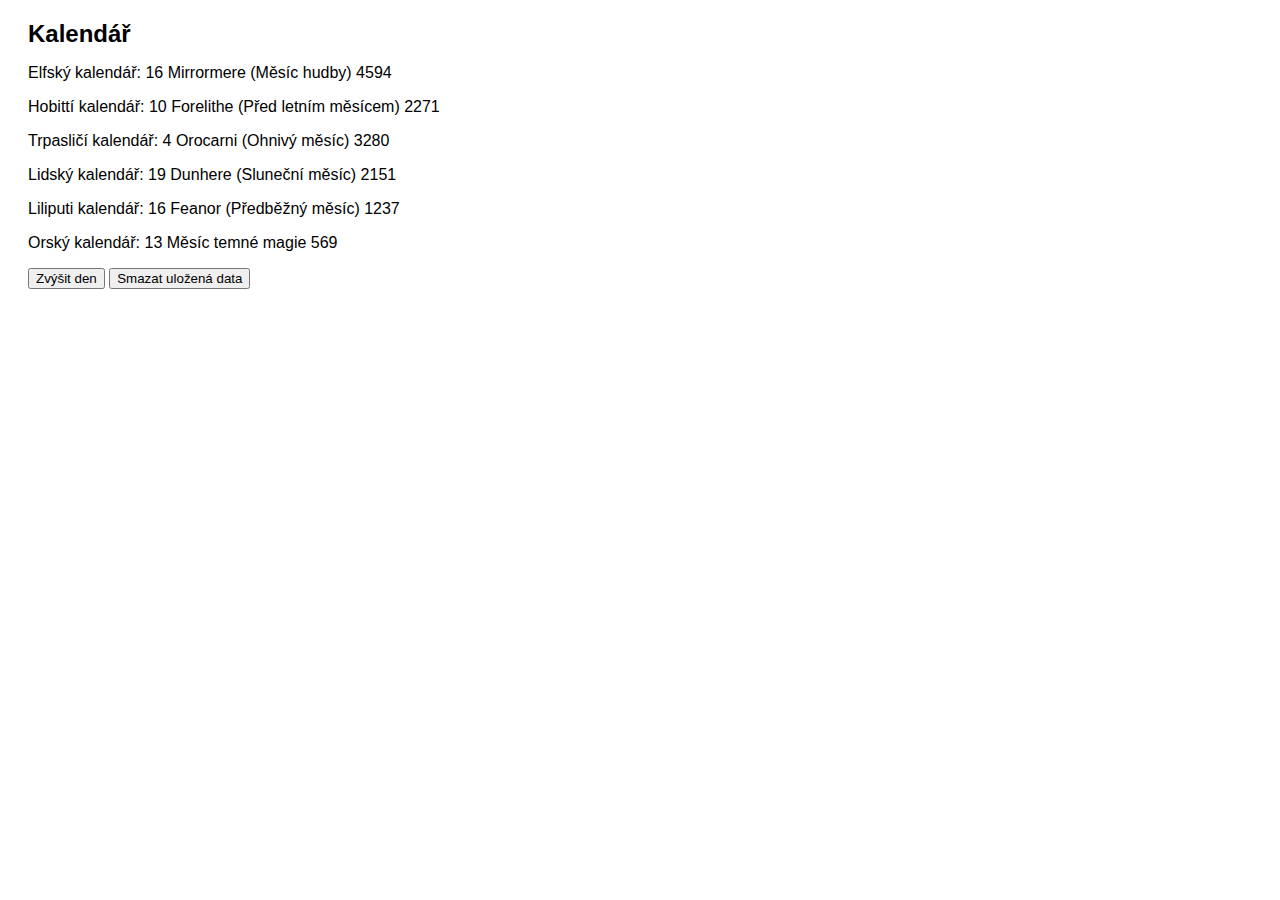
<file: kalendar.html>
﻿<!DOCTYPE html>
<html lang="cs">
<head>
    <meta charset="UTF-8">
    <meta name="viewport" content="width=device-width, initial-scale=1.0">
    <title>Kalendář</title>
    <style>
        body {
            font-family: Arial, sans-serif;
        }

        .calendar {
            margin: 20px;
        }

            .calendar h2 {
                margin: 0;
            }
    </style>
</head>
<body>
    <div class="calendar">
        <h2>Kalendář</h2>
        <p id="gregorian-date"></p>
        <p id="julian-date"></p>
        <p id="elf-date"></p>
        <p id="hobbit-date"></p>
        <p id="dwarvish-date"></p>
        <p id="rohirric-date"></p>
        <p id="valinorean-date"></p>
        <p id="orkish-date"></p>
        <button onclick="increaseDay()">Zvýšit den</button>
        <button onclick="deleteLocalStorage()">Smazat uložená data</button>
    </div>

    <script>
        const ÉlfMonths = [
            "Eärendil (Měsíc hvězdného svitu)",
            "Nimrodel (Měsíc mlhy)",
            "Lothlórien (Měsíc květů)",
            "Nenya (Měsíc vody)",
            "Galdor (Letní měsíc)",
            "Lúthien (Měsíc bílých nocí)",
            "Mirrormere (Měsíc hudby)",
            "Mirkwood (Měsíc stínů)",
            "Calenardhon (Měsíc ohně)",
            "Ithilien (Měsíc stříbrného světla)",
            "Valinor (Měsíc padajících hvězd)",
            "Echad (Měsíc ozvěny)"
        ];

        const HobbitMonths = [
            "Thrimidge (Měsíc mrazu)",
            "Foreyule (Po svátku Yule)",
            "Solmath (Sluneční měsíc)",
            "Rethe (Měsíc výhonků)",
            "Astron (Měsíc výhonků)",
            "Thrimidge (Měsíc bohatství)",
            "Forelithe (Před letním měsícem)",
            "Afterlithe (Letní měsíc)",
            "Wedmath (Měsíc sklizně)",
            "Halimath (Měsíc hojnosti)",
            "Winterfilth (Podzimní měsíc)",
            "Blomath (Měsíc květů)"
        ];

        const DwarvishMonths = [
            "Zirakzigil (Kamenný měsíc)",
            "Barazinbar (Červený železný měsíc)",
            "Durinův den (Duha měsíc)",
            "Azanulbizar (Měsíc bitvy)",
            "Khazad-dûm (Trpasličí měsíc)",
            "Khazad-dûm (Horský měsíc)",
            "Orocarni (Ohnivý měsíc)",
            "Azanulbizar (Kopečný měsíc)",
            "Moria (Temný měsíc)",
            "Nogrod (Kladivový měsíc)",
            "Orocarni (Měsíc brzkého měsíce)",
            "Dar Aule (Strašidelný měsíc)"
        ];

        const RohirricMonths = [
            "Theodred (Měsíc sklizně)",
            "Thengel (Měsíc bohatství)",
            "Elfhelm (Slavnostní měsíc)",
            "Aldor (Měsíc ohnivého měsíce)",
            "Guthlaf (Měsíc výhonků)",
            "Aldor (Měsíc bohatství)",
            "Dunhere (Sluneční měsíc)",
            "Fastred (Měsíc granátového měsíce)",
            "Gárbeth (Letní měsíc)",
            "Garulf (Podzimní měsíc)",
            "Erkenbrand (Měsíc brzkého měsíce)",
            "Theoden (Měsíc padajícího měsíce)"
        ];

        const ValinoreanMonths = [
            "Blodrennin (Měsíc zmrzlého měsíce)",
            "Amroth (Po-měsíční měsíc)",
            "Estel (Sluneční měsíc)",
            "Aear (Probuzení měsíce)",
            "Rivendell (Měsíc výhonků)",
            "Thranduil (Letní měsíc)",
            "Feanor (Předběžný měsíc)",
            "Glorfindel (Měsíc středního léta)",
            "Vanyar (Měsíc úrody)",
            "Ulmo (Měsíc hojnosti)",
            "Mandos (Měsíc slunce)",
            "Elbereth (Měsíc květů)"
        ];
        const OrkMonths = [
            "Měsíc boje",
            "Měsíc válečných plánů",
            "Měsíc krvavých bitev",
            "Měsíc zkázy",
            "Měsíc ohnivých slavností",
            "Měsíc útrap",
            "Měsíc temné magie",
            "Měsíc železného útlaku",
            "Měsíc zkoušek",
            "Měsíc oslav porážky",
            "Měsíc nepřátel",
            "Měsíc pohřebů"
        ];

        const gregorianDaysInMonth = [31, 28, 31, 30, 31, 30, 31, 31, 30, 31, 30, 31];
        const julianDaysInMonth = [31, 28, 31, 30, 31, 30, 31, 31, 30, 31, 30, 31];
        const dwarvishDaysInMonth = [30, 29, 31, 30, 31, 30, 31, 31, 30, 31, 30, 31];
        const rohirricDaysInMonth = [31, 29, 31, 30, 31, 30, 31, 31, 30, 31, 30, 31];
        const valinoreanDaysInMonth = [31, 28, 31, 30, 31, 30, 31, 31, 30, 31, 30, 31];
        const orcishDaysInMonth = [31, 38, 21, 20, 31, 34, 21, 31, 30, 31, 30, 31];

        let currentGregorianDate = new Date();
        let currentJulianDate = new Date(currentGregorianDate);
        let currentElfDate = new Date(currentGregorianDate);
        let currentHobbitDate = new Date(currentGregorianDate);
        let currentDwarvishDate = new Date(currentGregorianDate);
        let currentRohirricDate = new Date(currentGregorianDate);
        let currentValinoreanDate = new Date(currentGregorianDate);
        let currentOrcishDate = new Date(currentGregorianDate);

        // Function to retrieve stored dates from localStorage on page load
        function retrieveStoredDates() {
            const storedDates = JSON.parse(localStorage.getItem('calendarDates'));
            if (storedDates) {
                currentGregorianDate = new Date(storedDates.gregorianDate);
                currentJulianDate = new Date(storedDates.julianDate);
                currentElfDate = new Date(storedDates.elfDate);
                currentHobbitDate = new Date(storedDates.hobbitDate);
                currentDwarvishDate = new Date(storedDates.dwarvishDate);
                currentRohirricDate = new Date(storedDates.rohirricDate);
                currentValinoreanDate = new Date(storedDates.valinoreanDate);
                currentOrcishDate  = new Date(storedDates.orcishDate);
            } else {
                // If no stored dates, set random initial day between 1 to 20
                currentGregorianDate.setDate(Math.floor(Math.random() * 20) + 1);
                currentJulianDate.setDate(Math.floor(Math.random() * 20) + 1);
                currentElfDate.setDate(Math.floor(Math.random() * 20) + 1);
                currentHobbitDate.setDate(Math.floor(Math.random() * 20) + 1);
                currentDwarvishDate.setDate(Math.floor(Math.random() * 20) + 1);
                currentRohirricDate.setDate(Math.floor(Math.random() * 20) + 1);
                currentValinoreanDate.setDate(Math.floor(Math.random() * 20) + 1);
                currentOrcishDate.setDate(Math.floor(Math.random() * 20) + 1);
            }
        }

        // Function to update displayed dates and store them in localStorage
        function updateDates() {
           
            document.getElementById("elf-date").innerText = `Elfský kalendář: ${currentElfDate.getDate()} ${ÉlfMonths[currentElfDate.getMonth()]} ${currentElfDate.getFullYear()+2568}`;
            document.getElementById("hobbit-date").innerText = `Hobittí kalendář: ${currentHobbitDate.getDate()} ${HobbitMonths[currentHobbitDate.getMonth()]} ${currentHobbitDate.getFullYear()+245}`;
            document.getElementById("dwarvish-date").innerText = `Trpasličí kalendář: ${currentDwarvishDate.getDate()} ${DwarvishMonths[currentDwarvishDate.getMonth()]} ${currentDwarvishDate.getFullYear() + 1254}`;
            document.getElementById("rohirric-date").innerText = `Lidský kalendář: ${currentRohirricDate.getDate()} ${RohirricMonths[currentRohirricDate.getMonth()]} ${currentRohirricDate.getFullYear()+125}`;
            document.getElementById("valinorean-date").innerText = `Liliputi kalendář: ${currentValinoreanDate.getDate()} ${ValinoreanMonths[currentValinoreanDate.getMonth()]} ${currentValinoreanDate.getFullYear()-789}`;
            document.getElementById("orkish-date").innerText = `Orský kalendář: ${currentOrcishDate.getDate()} ${OrkMonths[currentOrcishDate.getMonth()]} ${currentValinoreanDate.getFullYear()-1457}`;

            // Store current dates in localStorage
            localStorage.setItem('calendarDates', JSON.stringify({
                gregorianDate: currentGregorianDate,
                julianDate: currentJulianDate,
                elfDate: currentElfDate,
                hobbitDate: currentHobbitDate,
                dwarvishDate: currentDwarvishDate,
                rohirricDate: currentRohirricDate,
                valinoreanDate: currentValinoreanDate,
                orcishDate: currentOrcishDate
            }));
        }

        function increaseDayForOrcDate() {
            const month = currentOrcishDate.getMonth();
            const year = currentOrcishDate.getFullYear();
            const maxDay = (month === 1 && isGregorianLeapYear(year)) ? 29 : OrkMonths[month];

            currentOrcishDate.setDate(currentOrcishDate.getDate() + 1);
            if (currentOrcishDate.getDate() > maxDay) {
                currentOrcishDate.setDate(1);
                currentOrcishDate.setMonth(month + 1);
                if (currentOrcishDate.getMonth() > 11) {
                    currentOrcishDate.setMonth(0);
                    currentOrcishDate.setFullYear(year + 1);
                }
            }
        }

        function increaseDay() {
            increaseDayForGregorianDate();
            increaseDayForJulianDate();
            increaseDayForElfDate();
            increaseDayForHobbitDate();
            increaseDayForDwarvishDate();
            increaseDayForRohirricDate();
            increaseDayForValinoreanDate();
            increaseDayForOrcDate();
            updateDates();
        }
        function deleteLocalStorage() {
            localStorage.removeItem('calendarDates');
            window.location.reload();
        }
        function increaseDayForGregorianDate() {
            const month = currentGregorianDate.getMonth();
            const year = currentGregorianDate.getFullYear();
            const maxDay = (month === 1 && isGregorianLeapYear(year)) ? 29 : gregorianDaysInMonth[month];

            currentGregorianDate.setDate(currentGregorianDate.getDate() + 1);
            if (currentGregorianDate.getDate() > maxDay) {
                currentGregorianDate.setDate(1);
                currentGregorianDate.setMonth(month + 1);
                if (currentGregorianDate.getMonth() > 11) {
                    currentGregorianDate.setMonth(0);
                    currentGregorianDate.setFullYear(year + 1);
                }
            }
        }

        function increaseDayForJulianDate() {
            const month = currentJulianDate.getMonth();
            const year = currentJulianDate.getFullYear();
            const maxDay = (month === 1 && isJulianLeapYear(year)) ? 29 : julianDaysInMonth[month];

            currentJulianDate.setDate(currentJulianDate.getDate() + 1);
            if (currentJulianDate.getDate() > maxDay) {
                currentJulianDate.setDate(1);
                currentJulianDate.setMonth(month + 1);
                if (currentJulianDate.getMonth() > 11) {
                    currentJulianDate.setMonth(0);
                    currentJulianDate.setFullYear(year + 1);
                }
            }
        }

        function increaseDayForElfDate() {
            const month = currentElfDate.getMonth();
            const year = currentElfDate.getFullYear();
            const maxDay = (month === 1 && isGregorianLeapYear(year)) ? 29 : gregorianDaysInMonth[month];

            currentElfDate.setDate(currentElfDate.getDate() + 1);
            if (currentElfDate.getDate() > maxDay) {
                currentElfDate.setDate(1);
                currentElfDate.setMonth(month + 1);
                if (currentElfDate.getMonth() > 11) {
                    currentElfDate.setMonth(0);
                    currentElfDate.setFullYear(year + 1);
                }
            }
        }

        function increaseDayForHobbitDate() {
            const month = currentHobbitDate.getMonth();
            const year = currentHobbitDate.getFullYear();
            const maxDay = (month === 1 && isJulianLeapYear(year)) ? 29 : julianDaysInMonth[month];

            currentHobbitDate.setDate(currentHobbitDate.getDate() + 1);
            if (currentHobbitDate.getDate() > maxDay) {
                currentHobbitDate.setDate(1);
                currentHobbitDate.setMonth(month + 1);
                if (currentHobbitDate.getMonth() > 11) {
                    currentHobbitDate.setMonth(0);
                    currentHobbitDate.setFullYear(year + 1);
                }
            }
        }

        function increaseDayForDwarvishDate() {
            const month = currentDwarvishDate.getMonth();
            const year = currentDwarvishDate.getFullYear();
            const maxDay = (month === 1 && isGregorianLeapYear(year)) ? 29 : dwarvishDaysInMonth[month];

            currentDwarvishDate.setDate(currentDwarvishDate.getDate() + 1);
            if (currentDwarvishDate.getDate() > maxDay) {
                currentDwarvishDate.setDate(1);
                currentDwarvishDate.setMonth(month + 1);
                if (currentDwarvishDate.getMonth() > 11) {
                    currentDwarvishDate.setMonth(0);
                    currentDwarvishDate.setFullYear(year + 1);
                }
            }
        }

        function increaseDayForRohirricDate() {
            const month = currentRohirricDate.getMonth();
            const year = currentRohirricDate.getFullYear();
            const maxDay = (month === 1 && isJulianLeapYear(year)) ? 29 : rohirricDaysInMonth[month];

            currentRohirricDate.setDate(currentRohirricDate.getDate() + 1);
            if (currentRohirricDate.getDate() > maxDay) {
                currentRohirricDate.setDate(1);
                currentRohirricDate.setMonth(month + 1);
                if (currentRohirricDate.getMonth() > 11) {
                    currentRohirricDate.setMonth(0);
                    currentRohirricDate.setFullYear(year + 1);
                }
            }
        }

        function increaseDayForValinoreanDate() {
            const month = currentValinoreanDate.getMonth();
            const year = currentValinoreanDate.getFullYear();
            const maxDay = (month === 1 && isGregorianLeapYear(year)) ? 29 : valinoreanDaysInMonth[month];

            currentValinoreanDate.setDate(currentValinoreanDate.getDate() + 1);
            if (currentValinoreanDate.getDate() > maxDay) {
                currentValinoreanDate.setDate(1);
                currentValinoreanDate.setMonth(month + 1);
                if (currentValinoreanDate.getMonth() > 11) {
                    currentValinoreanDate.setMonth(0);
                    currentValinoreanDate.setFullYear(year + 1);
                }
            }
        }
       

        function isGregorianLeapYear(year) {
            return (year % 4 === 0 && year % 100 !== 0) || (year % 400 === 0);
        }

        function isJulianLeapYear(year) {
            return year % 4 === 0;
        }

        // Call function to retrieve stored dates on page load
        retrieveStoredDates();

        // Initial update of dates on page load
        updateDates();
    </script>
</body>
</html>
</file>
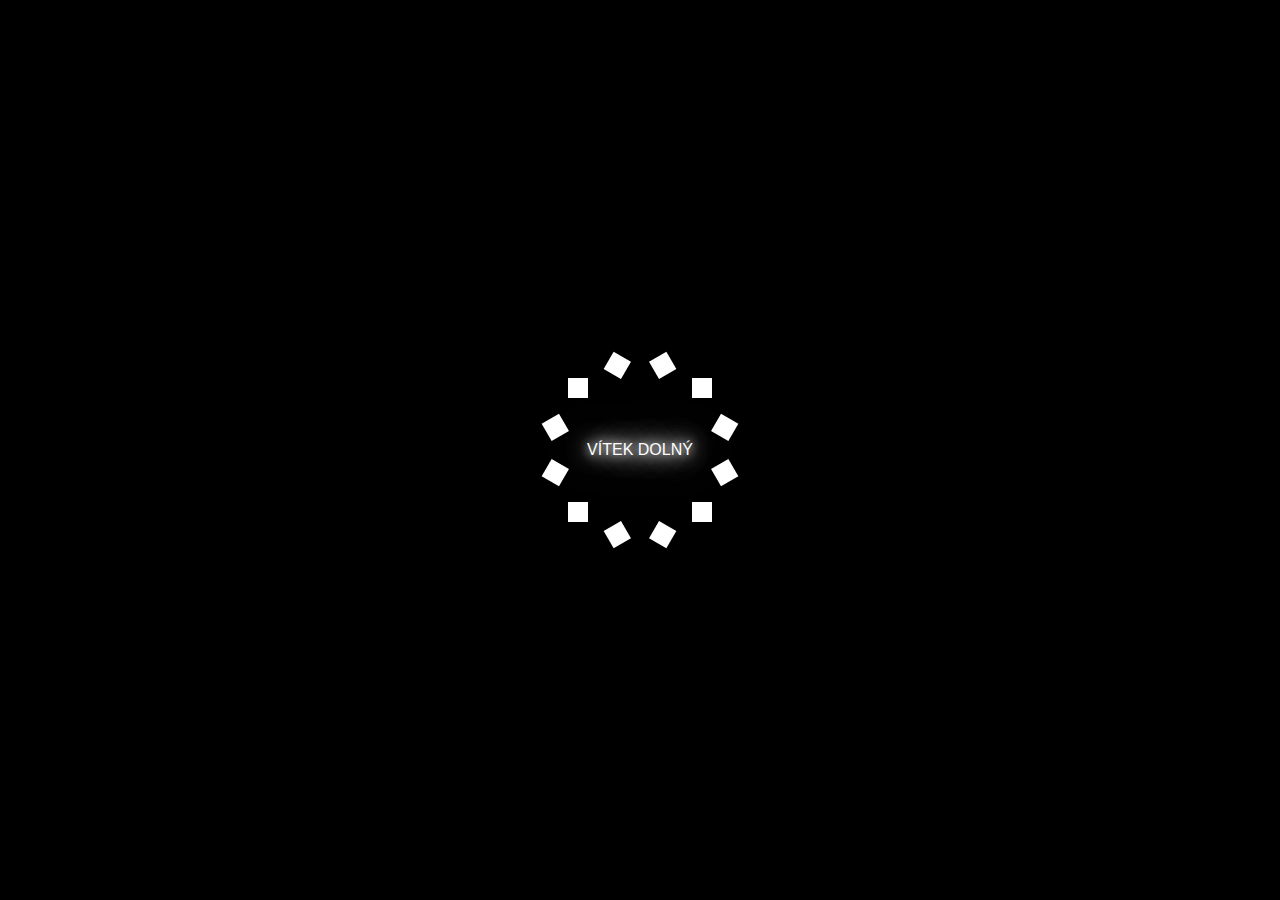
<file: Examples/EX1_Circle/Ex1.html>
<!DOCTYPE html>
<html>
<head>
  <title>Circle</title>
  <meta charset="UTF-8">
  <meta name="viewport" content="width=device-width, initial-scale=1">
  <link rel="stylesheet" href="Ex1.css">
</head>
<body>
  <div class="cube">
    <div class="loader">
      <span style="--1:1"></span>
      <span style="--1:2"></span>
      <span style="--1:3"></span>
      <span style="--1:4"></span>
      <span style="--1:5"></span>
      <span style="--1:6"></span>
      <span style="--1:7"></span>
      <span style="--1:8"></span>
      <span style="--1:9"></span>
      <span style="--1:10"></span>
      <span style="--1:11"></span>
      <span style="--1:12"></span>
    </div>
    <h3><b>Vítek Dolný</b></h3>
  </div>
</body>
</html>
</file>
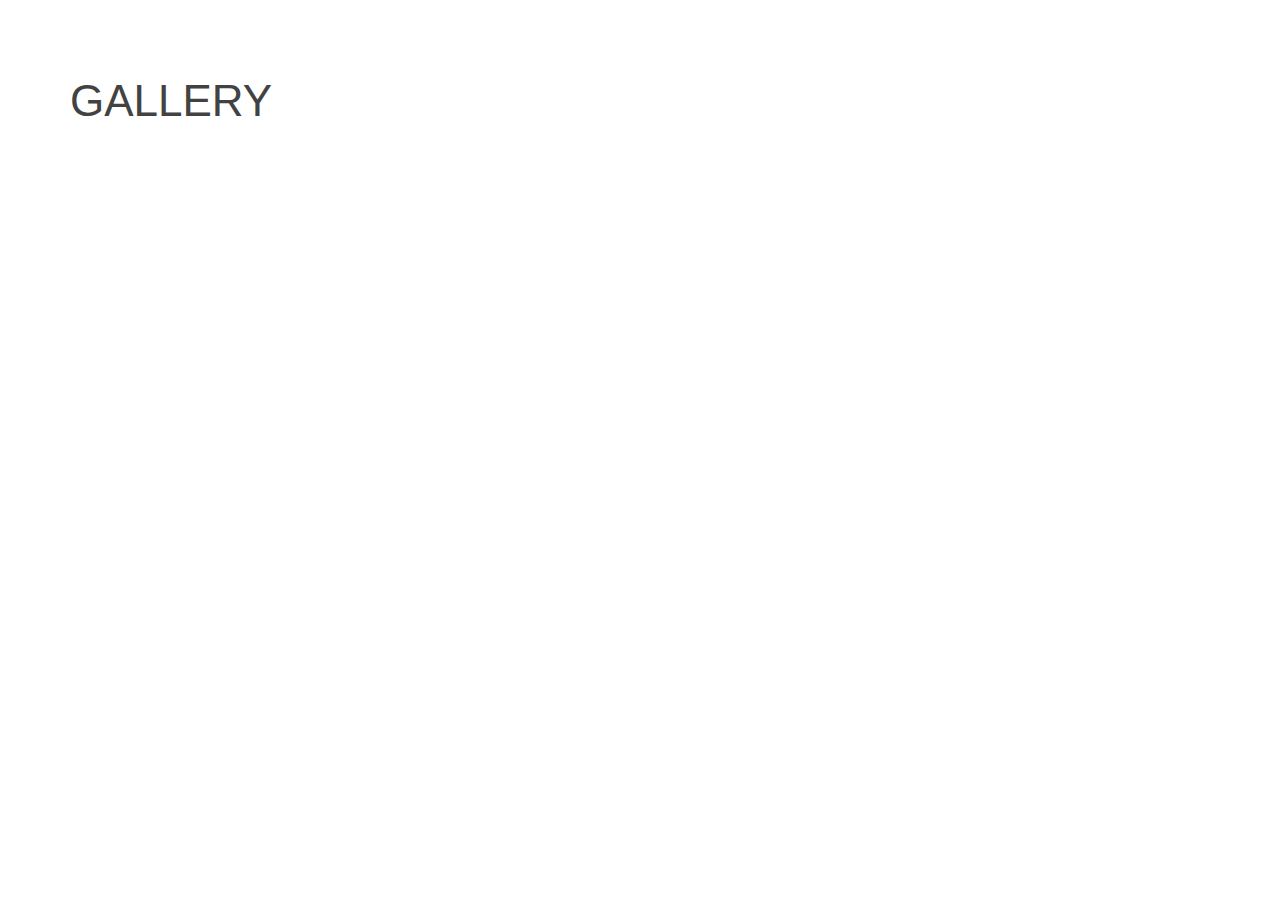
<file: Examples/EX2_Slider/Ex2.html>
<!DOCTYPE html>
<html>
<head>
  <title>My Portfolio</title>
  <meta charset="UTF-8">
  <meta name="viewport" content="width=device-width, initial-scale=1">
  <link rel="stylesheet" href="https://cdnjs.cloudflare.com/ajax/libs/twitter-bootstrap/5.0.2/css/bootstrap.min.css">
  <link rel="stylesheet" href="Ex1.css">
</head>
<body>
    <div class="container">
        <h1>Gallery</h1>
      
        <div class="gallery-wrap">
          <div class="item item-1"></div>
          <div class="item item-2"></div>
          <div class="item item-3"></div>
          <div class="item item-4"></div>
          <div class="item item-5"></div>
        </div>
       </div>
      
      
</body>
</html>
</file>
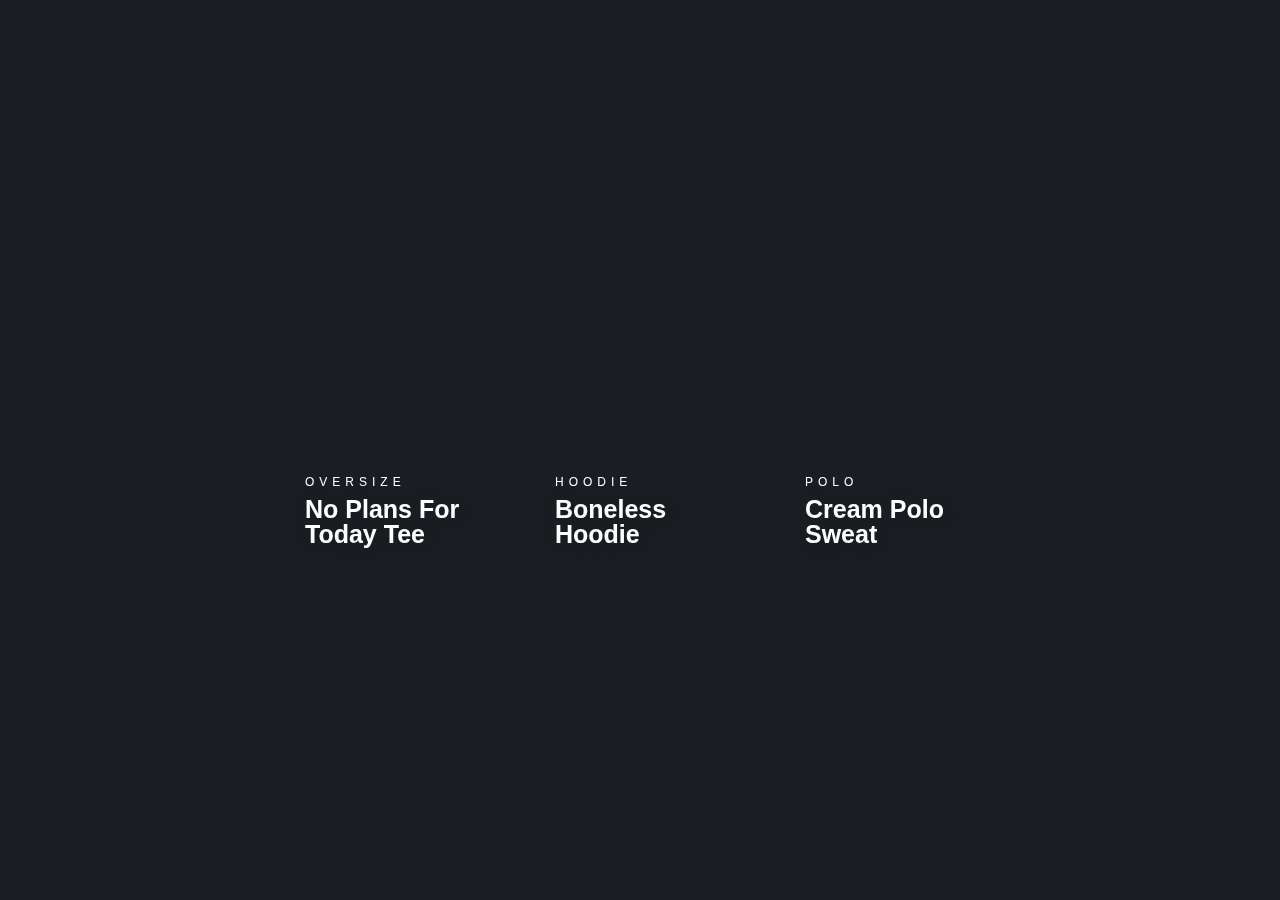
<file: Examples/Ex5_ImageBlue/Ex5.html>
<!DOCTYPE html>
<html>
<head>
  <title>My Portfolio</title>
  <meta charset="UTF-8">
  <link rel="stylesheet" href="Ex5.css">
</head>
<body>
<section class="hero-section">
    <div class="card-container">
      <div class="card">
        <div class="card-background" style="background-image: url(https://source.unsplash.com/random/?iceland&3);"></div>
        <div class="content">
          <div class="card-category">oversize</div>
          <h3 class="card-heading">No Plans For Today Tee</h3>
        </div>
      </div>
      <div class="card">
        <div class="card-background" style="background-image: url(https://source.unsplash.com/random/?iceland&1);"></div>
        <div class="content">
          <div class="card-category">hoodie</div>
          <h3 class="card-heading">Boneless Hoodie</h3>
        </div>
      </div>
      <div class="card">
        <div class="card-background" style="background-image: url(https://source.unsplash.com/random/?iceland&2);"></div>
        <div class="content">
          <div class="card-category">polo</div>
          <h3 class="card-heading">Cream Polo Sweat</h3>
        </div>
      </div>
    </div>
  </section>
  </body>
  </html>
</file>
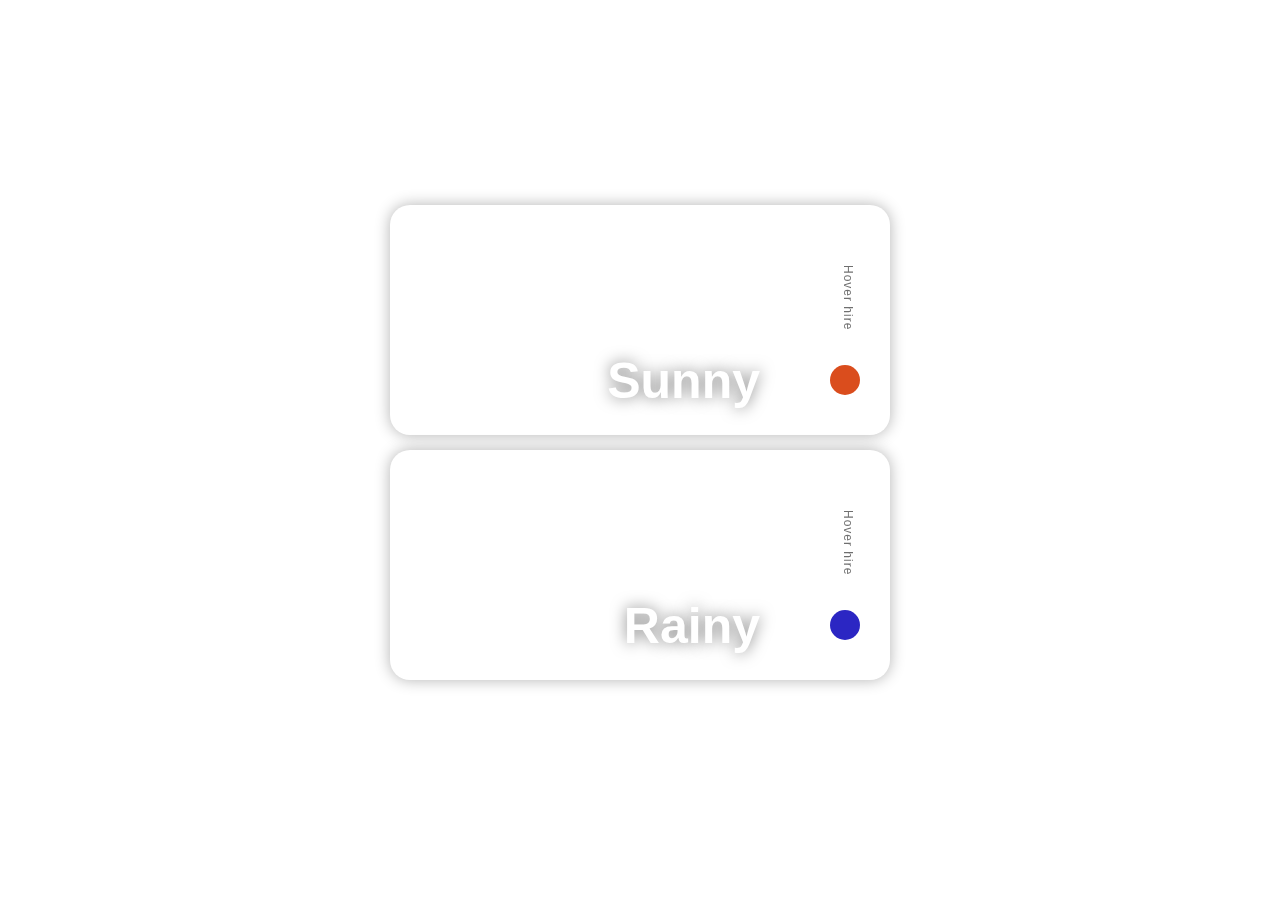
<file: Examples/Ex6_ShadowCards/Ex6.html>
<!DOCTYPE html>
<html>
<head>
  <title>IDK</title>
  <meta charset="UTF-8">
  <link rel="stylesheet" href="Ex6.css">
  <meta >
</head>
<body>
    <!-- Credit: https://hellocode.space/en/ -->

    <div class="container">
    <div class="card">
      <h2>Sunny</h2>
      <p>Lorem ipsum dolor sit amet consectetur adipisicing elit.</p>
      <span>Hover hire</span>
      <div class="pic"></div>
      <button></button>
    </div>
    <div class="card card2">
      <h2>Rainy</h2>
      <p>Lorem, ipsum dolor sit amet consectetur adipisicing elit.</p>
      <span>Hover hire</span>
      <div class="pic"></div>
      <button></button>
    </div>
  </div>
  </body>
  </html>
</file>
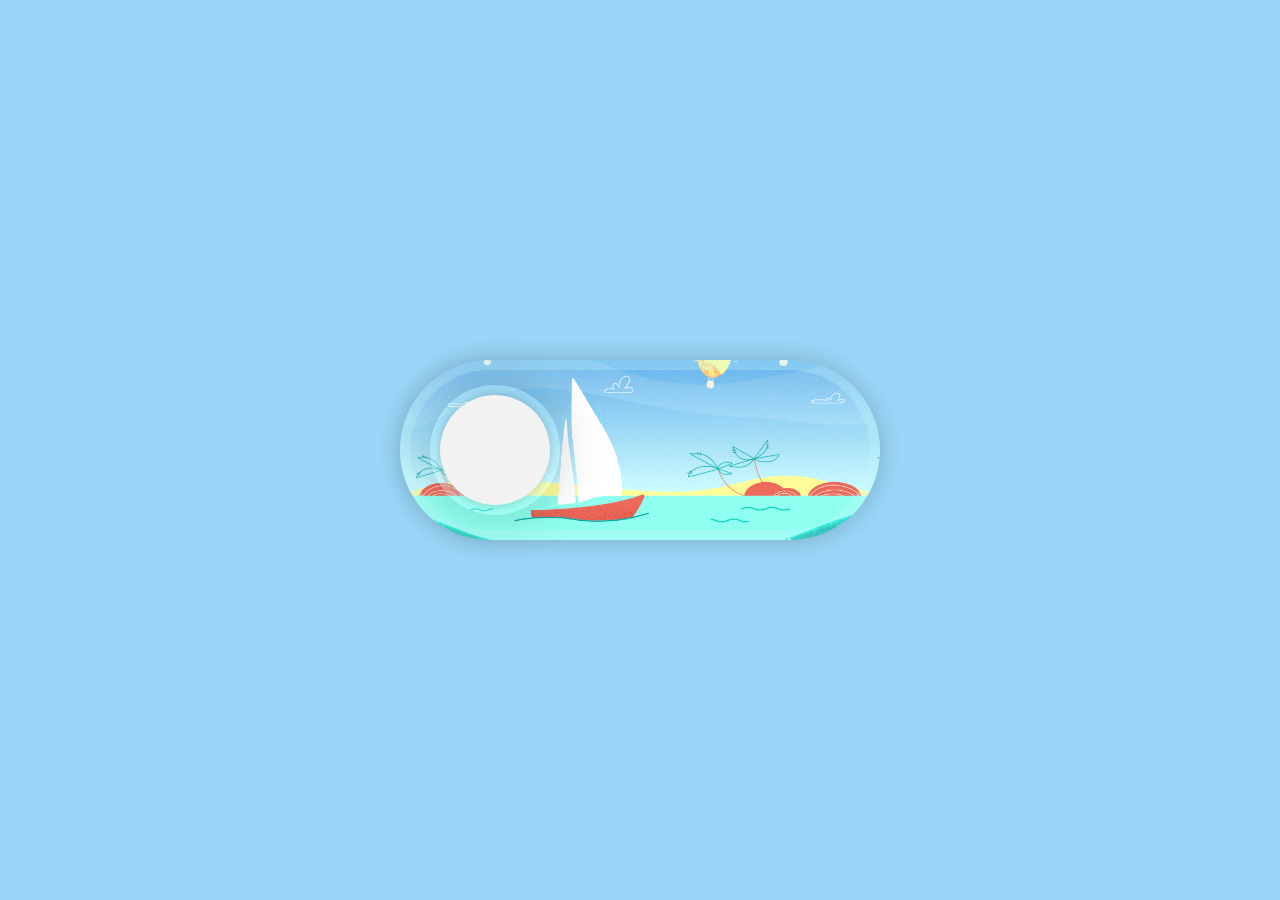
<file: Examples/Ex7_DarkMode/Ex7.html>
<!DOCTYPE html>
<html>
<head>
  <title>IDK</title>
  <meta charset="UTF-8">
  <link rel="stylesheet" href="Ex7.css">
  <meta >
</head>
<body>
    <!-- Credit: https://hellocode.space/en/ -->

    <body>
        <input type="checkbox" id="dark-mode">
        <label for="dark-mode"></label>
        <div class="background"></div>
      </body>
    
  </body>
  </html>
</file>
<file: Examples/EX1_Circle/Ex1.css>
*{
    margin:0;
    padding:0;
    box-sizing: border-box;
    font-family:arial;

}

body{
    min-height: 100vh;
    align-items: center;
    justify-content: center;
    display: flex;
    background-color: black;
}
.loader{
    position: relative;
    width: 150px;
    height: 150px;
    animation: one 30s linear infinite
}
@keyframes one{
    0%{
        transform: rotate(0deg);
    }
    50%{
        transform: rotate(360deg);  
    }
    100%{
        transform: rotate(0deg);  
    }
}
h3{
    color: rgba(255,255,255,0.25);
    position: absolute;
    top: 50%;
    left: 50%;
    transform: translate(-50%,-50%);
    font-size: 1em;
    font-weight: 600;
    text-transform: uppercase;
}
h3 b {
    color: white;
    font-weight: 500;
    text-shadow: 0 0 10px white,0 0 20px white,0 0 30px white,0 0 40px white,0 0 50px white;
}
.loader span{
    position: absolute;
    top: 0;
    left: 0;
    width: 100%;
    height: 100%;
    border: 3px solid transparent;
    transform: rotate(calc(30deg*var(--1)));
}

.loader span::before{
    content: '';
    position: absolute;
    top: 0;
    left: 0;
    width: 20px;
    height: 20px;
    
    background-color: rgba(255,255,255,0.25);
}
.loader span:nth-child(1n+1)::before{
    box-shadow: 0 0 10px white,0 0 20px white,0 0 30px white,0 0 40px white,0 0 50px white,;
    background-color: white;
    text-shadow: 0 0 10px white;
    animation: animate 2s linear infinite;
    transform-origin: 75px;
}
@keyframes animate{
    0%,25%
    {
        transform: rotate(0deg);
    }
    75%,90%,100%
    { transform: rotate(10deg);
    }
}
</file>
<file: Examples/EX2_Slider/Ex1.css>
html, body {
  width: 100%;
  height: 100%;
}

.container {
  padding: 75px 0;
  margin: 0 auto;
  width: 1140px;
}

h1 {
  position: relative;
  margin-bottom: 45px;
  font-family: "Oswald", sans-serif;
  font-size: 44px;
  text-transform: uppercase;
  color: #424242;
}

.gallery-wrap {
  display: flex;
  flex-direction: row;
  width: 100%;
  height: 70vh;
}

.item {
  flex: 1;
  height: 100%;
  background-position: center;
  background-size: cover;
  background-repeat: none;
  transition: flex 0.8s ease;
}
.item:hover {
  flex: 7;
}

.item-1 {
  background-image: url("https://images.unsplash.com/photo-1499198116522-4a6235013d63?auto=format&fit=crop&w=1233&q=80");
}

.item-2 {
  background-image: url("https://images.unsplash.com/photo-1492760864391-753aaae87234?auto=format&fit=crop&w=1336&q=80");
}

.item-3 {
  background-image: url("https://images.unsplash.com/photo-1503631285924-e1544dce8b28?auto=format&fit=crop&w=1234&q=80");
}

.item-4 {
  background-image: url("https://images.unsplash.com/photo-1510425463958-dcced28da480?auto=format&fit=crop&w=1352&q=80");
}

.item-5 {
  background-image: url("https://images.unsplash.com/photo-1503602642458-232111445657?auto=format&fit=crop&w=1234&q=80");
}

.social {
  position: absolute;
  right: 35px;
  bottom: 0;
}
.social img {
  display: block;
  width: 32px;
}

/*# sourceMappingURL=Ex1.css.map */
</file>
<file: Examples/Ex5_ImageBlue/Ex5.css>
* {
    border: 0;
    margin: 0;
    padding: 0;
    box-sizing: border-box;
  }
  html {
    height: 100%;
    font-size: 14px;
    font-family: 'Poppins', sans-serif;
  }
  body {
    height: 100%;
  }
  .hero-section {
    display: flex;
    min-height: 100%;
    align-items: center;
    justify-content: center;
    background-color: #1a1e23;
  }
  .card-container {
    display: flex;
    gap: 30px;
    width: 100%;
    justify-content: center;
  }
  .card {
    position: relative;
    list-style: none;
    gap: 30px;
    width: 220px;
    transition: .3s ease;
  }
  .card:before {
    content: "";
    display: block;
    padding-bottom: 150%;
    width: 100%;
  }
  .card-background {
    position: absolute;
    bottom: 0;
    right: 0;
    left: 0;
    top: 0;
    border-radius: 20px;
    background-size: 350px;
    background-position: center;
    filter: brightness(.9) saturate(1) contrast(1);
    transform-origin: bottom;
    transform: scale(1) translateZ(0);
    transition: .3s ease;
  }
  .card:hover .card-background {
    transform: scale(1.15) translateZ(0);
    background-size: 260px;
  }
  .card-container:hover .card:not(:hover) {
    transform: scale(.9);
  }
  .card-container:hover > .card:not(:hover) .card-background,
  .card-container:hover > .card:not(:hover) .card-category {
    filter: brightness(.5) saturate(0) contrast(1.2) blur(20px);
  }
  .content {
    top: 50%;
    left: 0;
    padding: 25px;
    position: absolute;
  }
  .card-category {
    color: #fff;
    font-size: 12px;
    font-weight: 500;
    letter-spacing: 5px;
    margin-bottom: 8px;
    text-transform: uppercase;
  }
  .card-heading {
    color: #fff;
    font-size: 25px;
    line-height: 1;
    text-shadow: 2px 2px 20px rgba(0, 0, 0, .2);
  }
</file>
<file: Examples/Ex6_ShadowCards/Ex6.css>
* {
    margin: 0;
    padding: 0;
    box-sizing: border-box;
    font-family: "Poppins", sans-serif;
  }
  body {
    background-color: #fff;
    width: 100vw;
    height: 100vh;
  }
  .container {
    width: 100%;
    height: 100%;
    display: flex;
    justify-content: center;
    align-items: center;
    flex-direction: column;
  }
  .container .card {
    position: relative;
    width: 500px;
    height: 230px;
    padding: 15px;
    background-color: #fff;
    overflow: hidden;
    margin-bottom: 15px;
    border-radius: 20px;
    box-shadow: 0 0 15px rgba(0, 0, 0, .3);
  }
  .container .card h2 {
    z-index: 99;
    position: absolute;
    bottom: 25px;
    right: 130px;
    font-size: 50px;
    font-weight: 700;
    color: #fff;
    pointer-events: none;
    transition: .2s ease;
    text-shadow: 0 0 15px rgba(0, 0, 0, .5);
  }
  .container .card p {
    z-index: 99;
    position: absolute;
    bottom: 30px;
    right: 130px;
    width: 150px;
    color: #fff;
    opacity: 0;
    font-size: 12px;
    text-align: right;
    letter-spacing: 1px;
    transition: .2s ease;
  }
  .container .card span {
    z-index: 99;
    position: absolute;
    top: 60px;
    right: 35px;
    color: #333;
    font-size: 12px;
    letter-spacing: 1px;
    writing-mode: vertical-lr;
    transition: .2s ease;
    opacity: .7;
  }
  .container .card .pic{
    z-index: 100;
    width: 395px;
    height: 200px;
    background-image: url(https://source.unsplash.com/random/?iceland&2);
    background-size: cover;
    border-radius: 12px;
    filter: grayscale(100%);
    transition: .3s ease;
  }
  .container .card button {
    position: absolute;
    right: 30px;
    bottom: 40px;
    width: 30px;
    height: 30px;
    background-color: #da4d1d;
    border: none;
    border-radius: 30px;
    cursor: pointer;
    outline: none;
    opacity: 1;
    transition: .3s ease;
  }
  .container .card:hover button {
    transform: scale(16.5);
    opacity: .5;
  }
  .container .card:hover h2 {
    bottom: 80px;
    right: 50px;
  }
  .container .card:hover p {
    opacity: 1;
    right: 60px;
  }
  .container .card:hover span {
    opacity: 0;
    top: 80px;
  }
  .container .card:hover .pic {
    filter: grayscale(0);
    width: 470px;
  }
  .container .card2 .pic {
    background-image: url(https://source.unsplash.com/random/?iceland&3);
    transition: .3s ease;
  }
  .container .card2 button {
    background-color: #2b26c3;
  }
</file>
<file: Examples/Ex7_DarkMode/Ex7.css>
* {
    margin: 0;
    padding: 0;
    box-sizing: border-box;
  }
  body {
    width: 100%;
    height: 100vh;
    display: flex;
    align-items: center;
    justify-content: center;
    flex-direction: column;
  }
  label {
    position: relative;
    width: 480px;
    height: 180px;
    display: block;
    background: url('images/images1.gif');
    background-size: cover;
    background-position: center;
    border: 10px solid rgba(198, 247, 253, 0.3);
    border-radius: 100px;
    cursor: pointer;
    transition: 1s ease;
    box-shadow: 0 0 25px rgba(0, 0, 0, 0.2);
  }
  label::after {
    content: '';
    position: absolute;
    height: 110px;
    width: 110px;
    background: #f2f2f2;
    border-radius: 50%;
    top: 25px;
    left: 30px;
    transition: 0.8s ease;
    box-shadow: 0 0 10px rgba(0, 0, 0, 0.2);
  }
  label::before {
    content: '';
    position: absolute;
    height: 110px;
    width: 110px;
    border: 10px solid rgba(198, 247, 253, 0.3);
    border-radius: 50%;
    top: 15px;
    left: 20px;
    transition: 0.8s ease;
    box-shadow: 0 0 50px rgba(0, 0, 0, 0.18);
  }
  .background {
    position: absolute;
    width: 100%;
    height: 100vh;
    background: #9ad6f7;
    z-index: -1;
    transition: all 1s ease;
  }
  
  input:checked ~ label::after {
    left: 430px;
    transform: translateX(-100%);
    background: #777ba5;
  }
  input:checked ~ label::before {
    left: 440px;
    border: 10px solid rgba(90, 79, 136, 0.2);
    transform: translateX(-100%);
  }
  input:checked ~ label {
    background: url('images/images2.gif');
    background-size: cover;
    background-position: center;
    border: 10px solid rgba(90, 79, 136, 0.2);
  }
  input:checked ~ .background {
    background: #0e377c;
  }
  input {
    display: none;
  }
</file>
